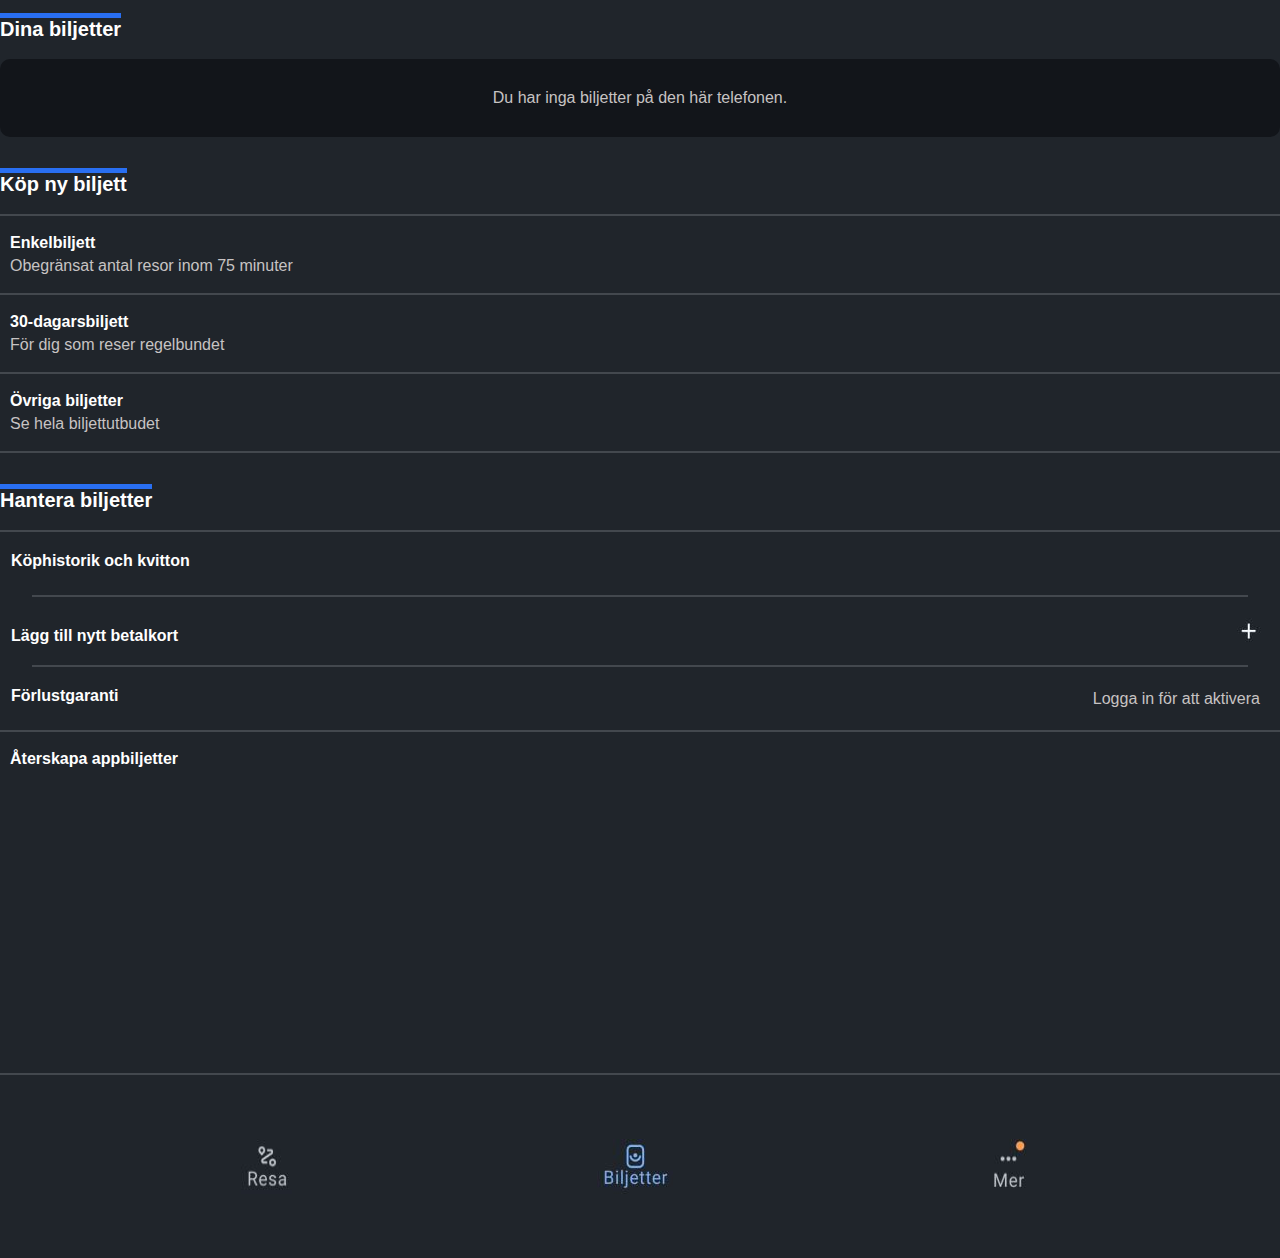
<file: index.html>
<!DOCTYPE html>
<html lang="en">
  <head>
    <meta charset="UTF-8" />
    <meta http-equiv="X-UA-Compatible" content="IE=edge" />
    <meta name="viewport" content="width=device-width, initial-scale=1.0" />
    <meta
      name="keywords"
      content="SL, Biljetter,Tickets,Price, ticket price, one way ticket, monthly ticket, bikes, cyklar, en gångs biljetter, månadsbiljetter, kostnad."
    />
    <meta
      name="description"
      content="Köp dina SL biljetter här, Buy your SL tickets here."
    />
    <link rel="stylesheet" href="styles.css" />
    <title>Köpa Ny biljett - SL</title>
  </head>
  <body>
    <section>
      <br />
      <h1><span class="top"> Dina biljetter</span></h1>
      <br />
    </section>
    <div class="biljett">
      <p>Du har inga biljetter på den här telefonen.</p>
    </div>
    <br /><br />
    <section>
      <h1><span class="top"> Köp ny biljett</span></h1>
      <br />
      <hr />
      <br />
      <section class="u-1">
        <a href="/köp.html">
          <h4>Enkelbiljett</h4>
          <p>Obegränsat antal resor inom 75 minuter</p>
        </a>
      </section>
      <br />
      <hr />
      <br />
      <section class="u-1">
        <h4>30-dagarsbiljett</h4>
        <p>För dig som reser regelbundet</p>
      </section>
      <br />
      <hr />
      <br />
      <section class="u-1">
        <h4>Övriga biljetter</h4>
        <p>Se hela biljettutbudet</p>
      </section>
      <br />
      <hr />
      <br />
      <br />
    </section>
    <section>
      <h1><span class="top"> Hantera biljetter</span></h1>
      <br />
      <hr />
      <section class="u-2">
        <h4>Köphistorik och kvitton</h4>
      </section>
      <hr class="hr2" />
      <section class="u-2">
        <h4 class="plus-text">Lägg till nytt betalkort</h4>
        <figure>
          <img class="plus-img" src="/bilder/plus.JPG" alt="a plus sign" />
        </figure>
      </section>
      <hr class="hr2" />
      <section class="u-2">
        <h4>Förlustgaranti</h4>
        <p>Logga in för att aktivera</p>
      </section>
      <hr />
      <br />
      <section class="appbiljetter">
        <h4>Återskapa appbiljetter</h4>
      </section>
      <br />
    </section>
    <hr class="bottom-line1" />
    <footer>
      <figure class="bottom-pics">
        <img
          src="/bilder/resa.JPG"
          alt="a picture of the travel button in SL app"
        />
        <img
          src="/bilder/biljett.JPG"
          alt="a picture of the ticket button in SL app"
        />
        <img
          src="/bilder/Mer.JPG"
          alt="a picture of the more button in SL app"
        />
      </figure>
    </footer>
    <script src="index.js"></script>
  </body>
</html>
</file>
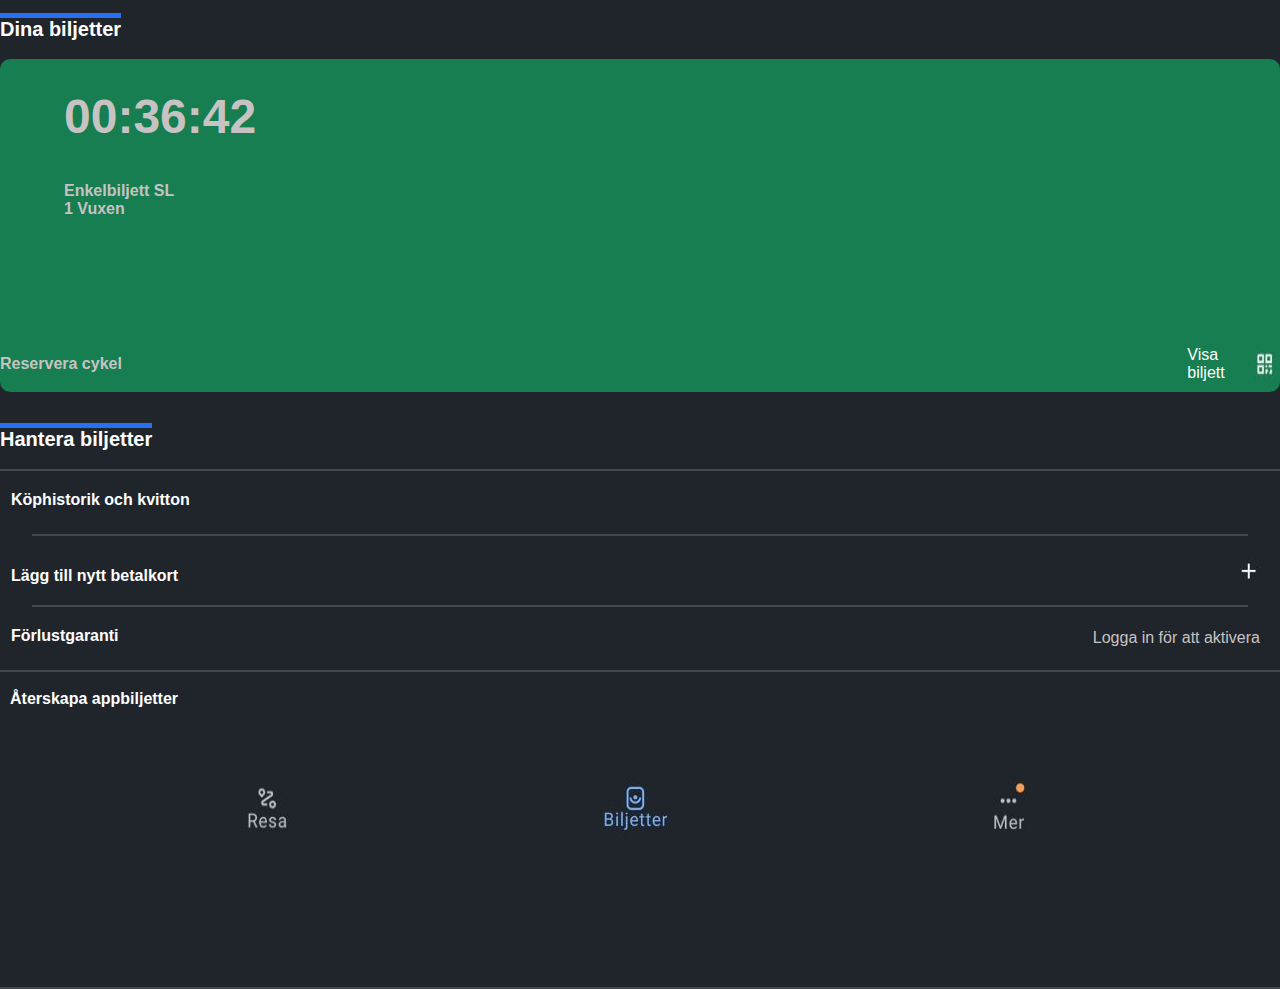
<file: avsluta.html>
<!DOCTYPE html>
<html lang="en">
  <head>
    <meta charset="UTF-8" />
    <meta http-equiv="X-UA-Compatible" content="IE=edge" />
    <meta name="keywords" content="SL, Biljetter,Tickets,Price, ticket price, one way ticket, monthly ticket, bikes, cyklar, en gångs biljetter, månadsbiljetter, kostnad.">
    <meta name="description" content="Köp dina SL biljetter här, Buy your SL tickets here.">
    <meta name="viewport" content="width=device-width, initial-scale=1.0" />
    <link rel="stylesheet" href="styles.css" />
    <link rel="stylesheet" href="/avsluta.css" />
    <link rel="stylesheet" href="/biljett.css" />
    <title>Biljett - SL</title>
  </head>
  <body>
    <section>
      <br />
      <h1> <span class="top"> Dina biljetter</h1></span>
      <br />
    </section>
    <div class="biljett-köpt">
      <p class="siffror">00:36:42</p>
      <div class="content">
        <p>Enkelbiljett SL</p>
        <p>1 Vuxen</p>
      </div>

      <div class="bottom-ticket">
          <a href="/reservera.html">
        <p>Reservera cykel</p>
    </a>
        <a href="/qr2.html">
        <figure>
          <figcaption> Visa biljett</figcaption>
          <img src="/bilder/mini qr.JPG" alt="a mini qr code for SL" />
        </figure>
    </a>
      </div>
    </div>
    <br /><br />
    </section>
    <section>
      <h1> <span class="top"> Hantera biljetter</h1></span>
      <br />
      <hr />
      <section class="u-2">
        <h4>Köphistorik och kvitton</h4>
      </section>
      <hr class="hr2" />
      <section class="u-2">
        <h4 class="plus-text">Lägg till nytt betalkort</h4>
        <figure><img src="/bilder/plus.JPG" alt="a plus sign" /></figure>
      </section>
      <hr class="hr2" />
      <section class="u-2">
        <h4>Förlustgaranti</h4>
        <p>Logga in för att aktivera</p>
      </section>
      <hr />
      <br />
      <section class="appbiljetter2">
        <h4>Återskapa appbiljetter</h4>
      </section>
      <br />
    </section>
    <hr class="bottom-line2" />
    <footer>
      <figure class="bottom-pics-3">
        <img
          src="/bilder/resa.JPG"
          alt="a picture of the travel button in SL app"
        />
        <img
          src="/bilder/biljett.JPG"
          alt="a picture of the ticket button in SL app"
        />
        <img
          src="/bilder/Mer.JPG"
          alt="a picture of the more button in SL app"
        />
      </figure>
    </footer>
    <script src="index.js"></script>
  </body>
</html>
</file>
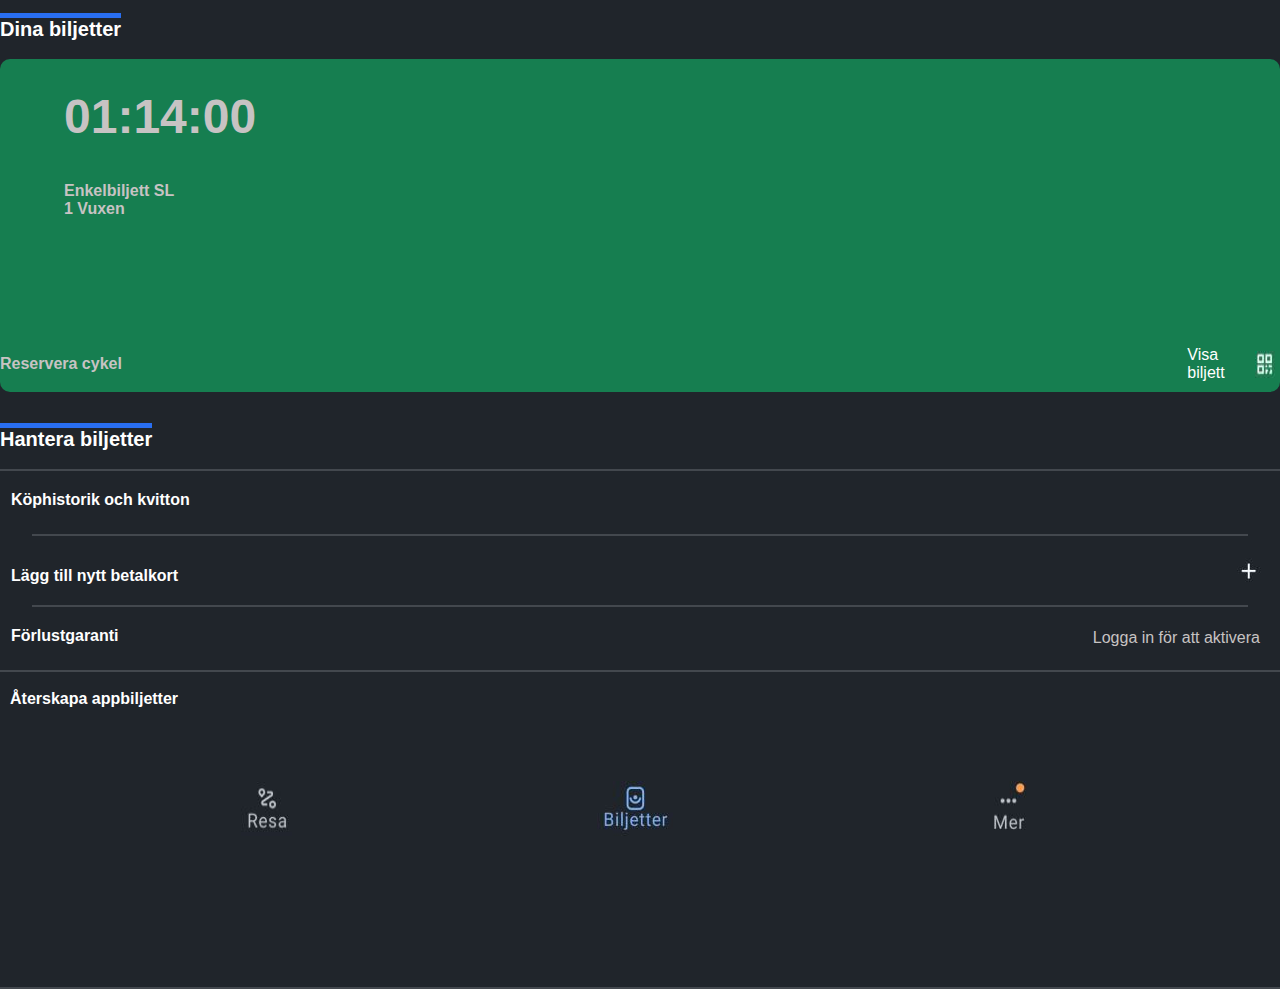
<file: biljett.html>
<!DOCTYPE html>
<html lang="en">
  <head>
    <meta charset="UTF-8" />
    <meta http-equiv="X-UA-Compatible" content="IE=edge" />
    <meta name="viewport" content="width=device-width, initial-scale=1.0" />
    <meta name="keywords" content="SL, Biljetter,Tickets,Price, ticket price, one way ticket, monthly ticket, bikes, cyklar, en gångs biljetter, månadsbiljetter, kostnad.">
    <meta name="description" content="Köp dina SL biljetter här, Buy your SL tickets here.">
    <link rel="stylesheet" href="styles.css" />
    <link rel="stylesheet" href="/biljett.css" />
    <title>Köpt biljett enkelresa - SL</title>
  </head>
  <body>
    <section>
      <br />
      <h1> <span class="top"> Dina biljetter</h1></span>
      <br />
    </section>
    <div class="biljett-köpt">
      <p class="siffror">01:14:00</p>
      <div class="content">
        <p>Enkelbiljett SL</p>
        <p>1 Vuxen</p>
      </div>
      <div class="bottom-ticket">
          <a href="/reservera.html">
        <p>Reservera cykel</p>
    </a>
        <a href="/qr.html">
        <figure>
          <figcaption> Visa biljett</figcaption>
          <img src="/bilder/mini qr.JPG" alt="a mini qr code for SL" />
        </figure>
    </a>
      </div>
    </div>
    <br /><br />
    </section>
    <section>
      <h1> <span class="top"> Hantera biljetter</h1></span>
      <br />
      <hr />
      <section class="u-2">
        <h4>Köphistorik och kvitton</h4>
      </section>
      <hr class="hr2" />
      <section class="u-2">
        <h4 class="plus-text">Lägg till nytt betalkort</h4>
        <figure><img src="/bilder/plus.JPG" alt="a plus sign" /></figure>
      </section>
      <hr class="hr2" />
      <section class="u-2">
        <h4>Förlustgaranti</h4>
        <p>Logga in för att aktivera</p>
      </section>
      <hr />
      <br />
      <section class="appbiljetter3">
        <h4>Återskapa appbiljetter</h4>
      </section>
      <br />
      <hr class="bottom-line2"/>
    </section>
    <footer>
      <figure class="bottom-pics-2">
        <img
          src="/bilder/resa.JPG"
          alt="a picture of the travel button in SL app"
        />
        <img
          src="/bilder/biljett.JPG"
          alt="a picture of the ticket button in SL app"
        />
        <img
          src="/bilder/Mer.JPG"
          alt="a picture of the more button in SL app"
        />
      </figure>
    </footer>
    <script src="index.js"></script>
  </body>
</html>
</file>
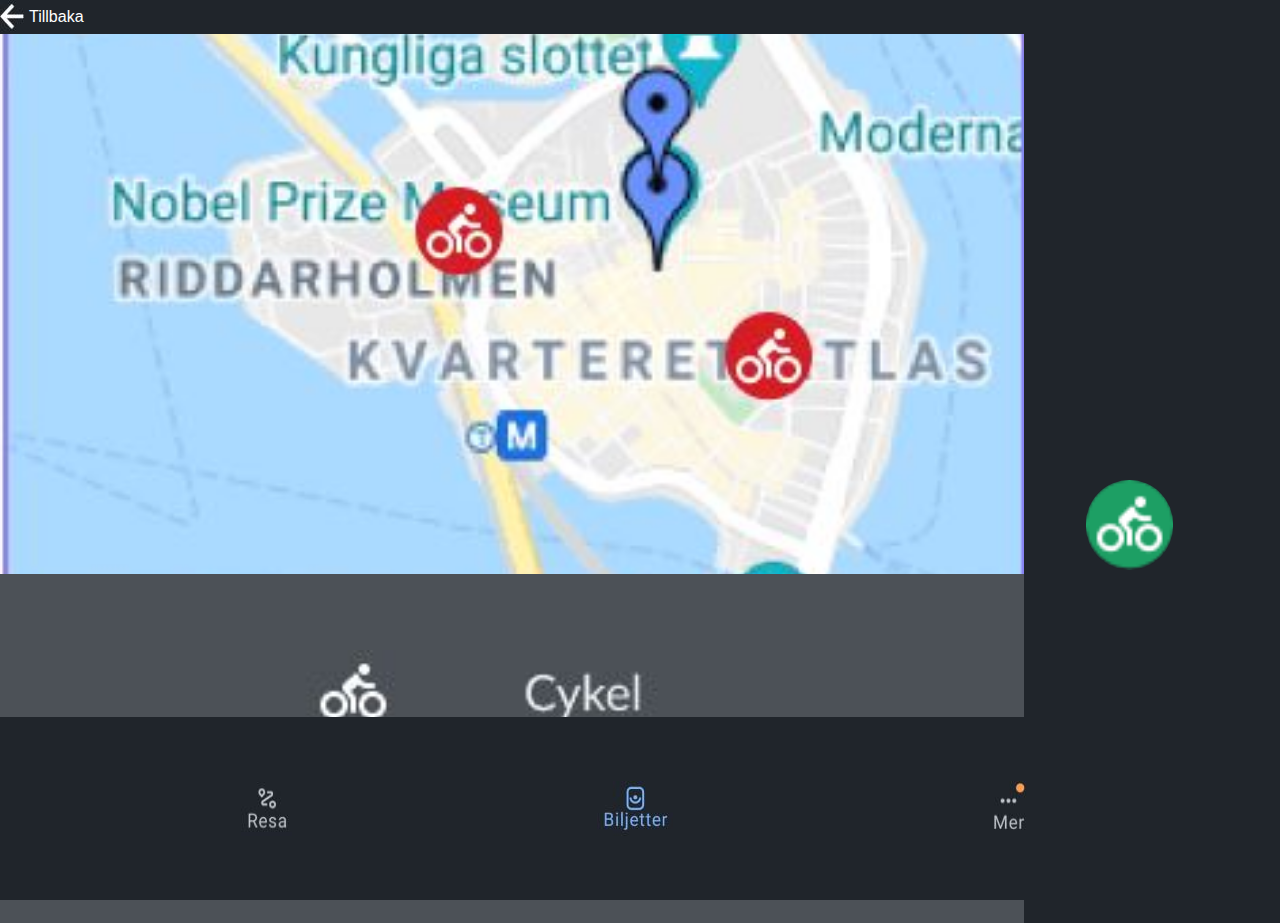
<file: boka.html>
<!DOCTYPE html>
<html lang="en">
  <head>
    <meta charset="UTF-8" />
    <meta http-equiv="X-UA-Compatible" content="IE=edge" />
    <meta name="viewport" content="width=device-width, initial-scale=1.0" />
    <meta
      name="keywords"
      content="SL, Biljetter,Tickets,Price, ticket price, one way ticket, monthly ticket, bikes, cyklar, en gångs biljetter, månadsbiljetter, kostnad."
    />
    <meta
      name="description"
      content="Köp dina SL biljetter här, Buy your SL tickets here."
    />
    <link rel="stylesheet" href="styles.css" />
    <link rel="stylesheet" href="/reservera.css" />
    <link rel="stylesheet" href="/boka.css" />
    <title>Boka cykel - SL</title>
  </head>
  <body>
    <section class="bakåt-knapp">
      <img
        src="/bilder/bakåtknapp.JPG"
        onclick="history.back()"
        alt="Picture of a return button"
      />
      <span>Tillbaka</span>
    </section>

    <section class="map-background-section">
      <a href="/boka.html">
        <img
          class="grön-cykel"
          src="/bilder/Bicycle icon green.png"
          alt="picture of a bike with a green background"
      /></a>
      <img
        class="top-icon"
        src="/bilder/top ikoner.JPG"
        alt="picture of a bike icon"
      />
    </section>

    <section>
      <p class="info">
        Ditt fordon är nu reserverat och finns på adressen: Södermalmstorg 116
        46 Stockholm ID: 634abc
        <button class="button">
          <a href="/bokat.html">Boka ditt färdmedel</a>
        </button>
      </p>
    </section>
    <footer>
      <figure class="bottom-pics1">
        <img
          src="/bilder/resa.JPG"
          alt="a picture of the travel button in SL app"
        />
        <img
          src="/bilder/biljett.JPG"
          alt="a picture of the ticket button in SL app"
        />
        <img
          src="/bilder/Mer.JPG"
          alt="a picture of the more button in SL app"
        />
      </figure>
    </footer>
    <script src="index.js"></script>
  </body>
</html>
</file>
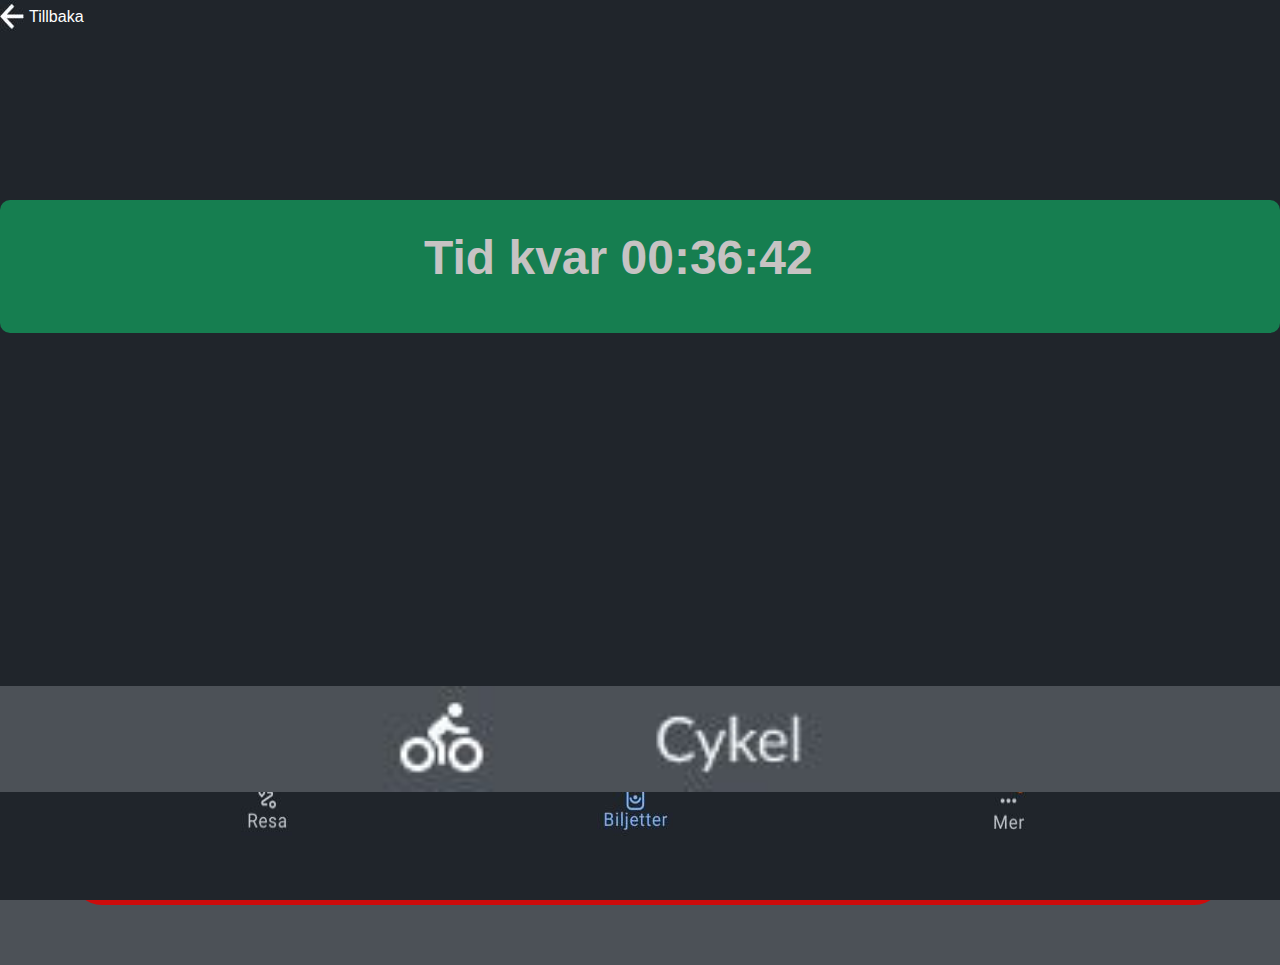
<file: bokat.html>
<!DOCTYPE html>
<html lang="en">
  <head>
    <meta charset="UTF-8" />
    <meta http-equiv="X-UA-Compatible" content="IE=edge" />
    <meta name="viewport" content="width=device-width, initial-scale=1.0" />
    <meta name="keywords" content="SL, Biljetter,Tickets,Price, ticket price, one way ticket, monthly ticket, bikes, cyklar, en gångs biljetter, månadsbiljetter, kostnad.">
    <meta name="description" content="Köp dina SL biljetter här, Buy your SL tickets here.">
    <link rel="stylesheet" href="styles.css" />
    <link rel="stylesheet" href="/bokat.css" />
    <link rel="stylesheet" href="/module.css" />
    <title>Bokat cykel - SL, SL - Biljett</title>
  </head>
  <body>
    <section class="bakåt-knapp">
      <img
        src="/bilder/bakåtknapp.JPG"
        onclick="history.back()"
        alt="Picture of a return button"
      />
      <span>Tillbaka</span>
    </section>
    <div class="cykel-bokat">
      <p class="siffror">Tid kvar 00:36:42</p>
    </div>

    <section>
      <img
        class="top-icon2"
        src="/bilder/top ikoner.JPG"
        alt="picture of a bike icon"
      />
    
    <section>
      <p class="info-2">
        Cykel Info: Skeppsbron 64 111 30 Stockholm Cykel-ID: 5
        <button data-modal-target="#modal" class="button">
          Avsluta
        </button>
      </p>
      
    </section>
<div class="modal" id="modal">
        <a href="/avsluta.html">
          <div class="modal-body">
            <button class="close-button">&times;</button>
            Tack för att du är med och bidrar till ett bättre klimat och skapar
            den hållbara framtiden.
          </div>
        </a>
      </div>
    <footer>
      <figure class="bottom-pics3">
        <img
          src="/bilder/resa.JPG"
          alt="a picture of the travel button in SL app"
        />
        <img
          src="/bilder/biljett.JPG"
          alt="a picture of the ticket button in SL app"
        />
        <img
          src="/bilder/Mer.JPG"
          alt="a picture of the more button in SL app"
        />
      </figure>
    </footer>
    <script src="index.js"></script>
  </body>
</html>
</file>
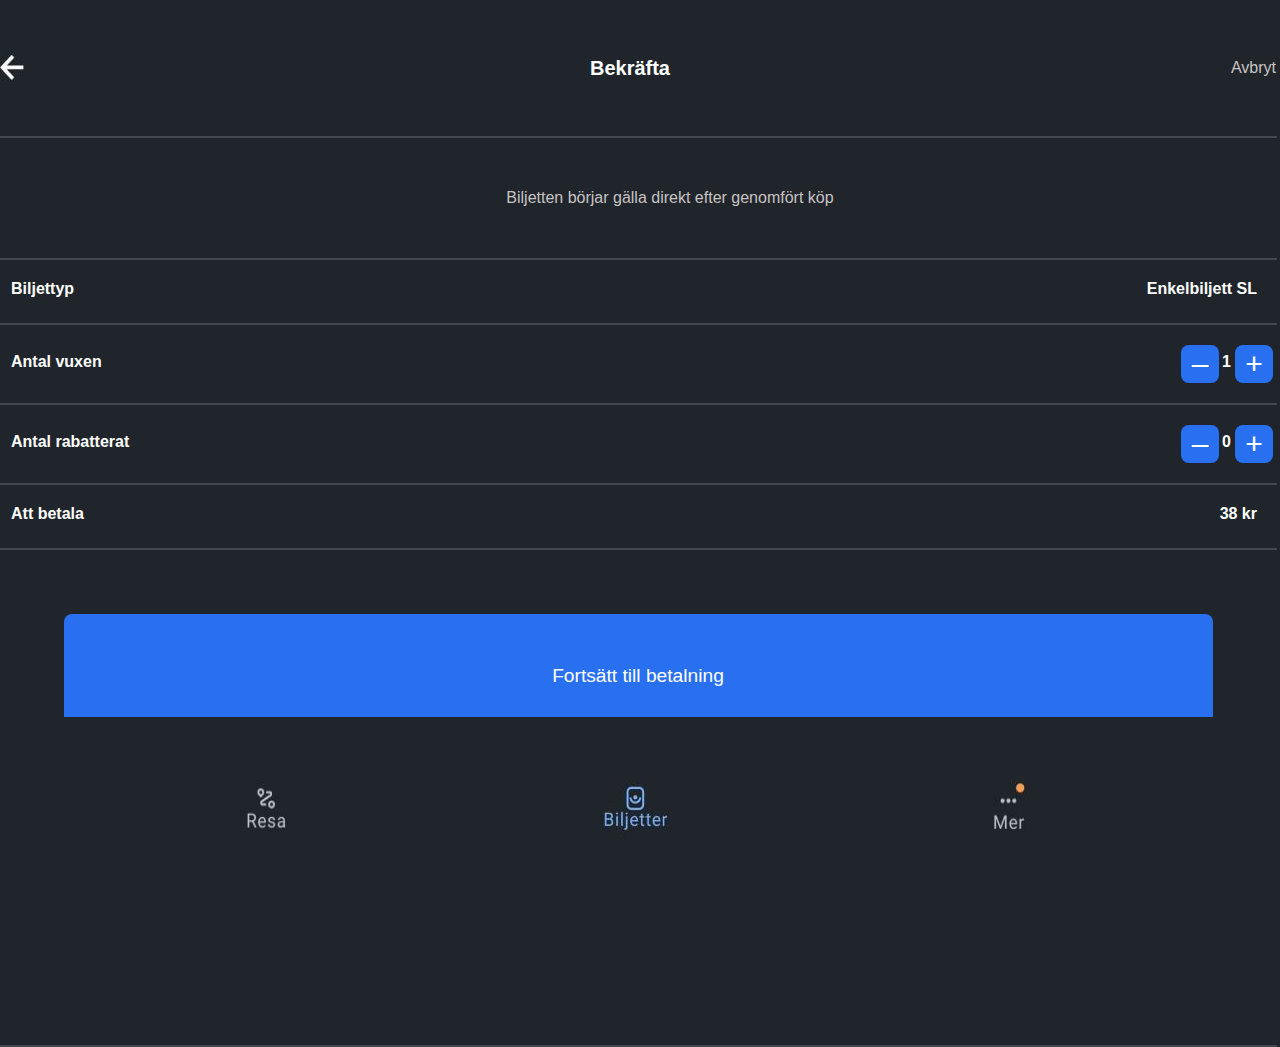
<file: köp.html>
<!DOCTYPE html>
<html lang="en">
  <head>
    <meta charset="UTF-8" />
    <meta http-equiv="X-UA-Compatible" content="IE=edge" />
    <meta name="viewport" content="width=device-width, initial-scale=1.0" />
    <meta
      name="keywords"
      content="SL, Biljetter,Tickets,Price, ticket price, one way ticket, monthly ticket, bikes, cyklar, en gångs biljetter, månadsbiljetter, kostnad."
    />
    <meta
      name="description"
      content="Köp dina SL biljetter här, Buy your SL tickets here."
    />
    <link rel="stylesheet" href="/styles.css" />
    <link rel="stylesheet" href="/köp.css" />
    <title>Köpa biljett - SL</title>
  </head>
  <body>
    <section class="top1">
      <img
        class="top1-img"
        src="/bilder/bakåtknapp.JPG"
        onclick="history.back()"
        alt="Picture of a return button"
      />
      <h1>Bekräfta</h1>
      <p onclick="history.back()">Avbryt</p>
    </section>
    <hr />
    <section class="content">
      <p>Biljetten börjar gälla direkt efter genomfört köp</p>
    </section>
    <hr />
    <section class="u-2">
      <h4>Biljettyp</h4>
      <h4>Enkelbiljett SL</h4>
    </section>
    <hr />
    <section class="u-2">
      <h4>Antal vuxen</h4>
      <div class="ticket">
        <button class="mini-button">–</button>
        <h4 class="number">1</h4>
        <button class="mini-button">+</button>
      </div>
    </section>
    <hr />
    <section class="u-2">
      <h4>Antal rabatterat</h4>
      <div class="ticket">
        <button class="mini-button">–</button>
        <h4 class="number">0</h4>
        <button class="mini-button">+</button>
      </div>
    </section>
    <hr />
    <section class="u-2">
      <h4>Att betala</h4>
      <h4>38 kr</h4>
    </section>
    <hr />
    <div>
      <button class="button">
        <a href="/qr.html">Fortsätt till betalning</a>
      </button>
    </div>
    <hr class="bottom-line" />
    <footer>
      <figure class="bottom-pics">
        <img
          src="/bilder/resa.JPG"
          alt="a picture of the travel button in SL app"
        />
        <img
          src="/bilder/biljett.JPG"
          alt="a picture of the ticket button in SL app"
        />
        <img
          src="/bilder/Mer.JPG"
          alt="a picture of the more button in SL app"
        />
      </figure>
    </footer>
  </body>
</html>
</file>
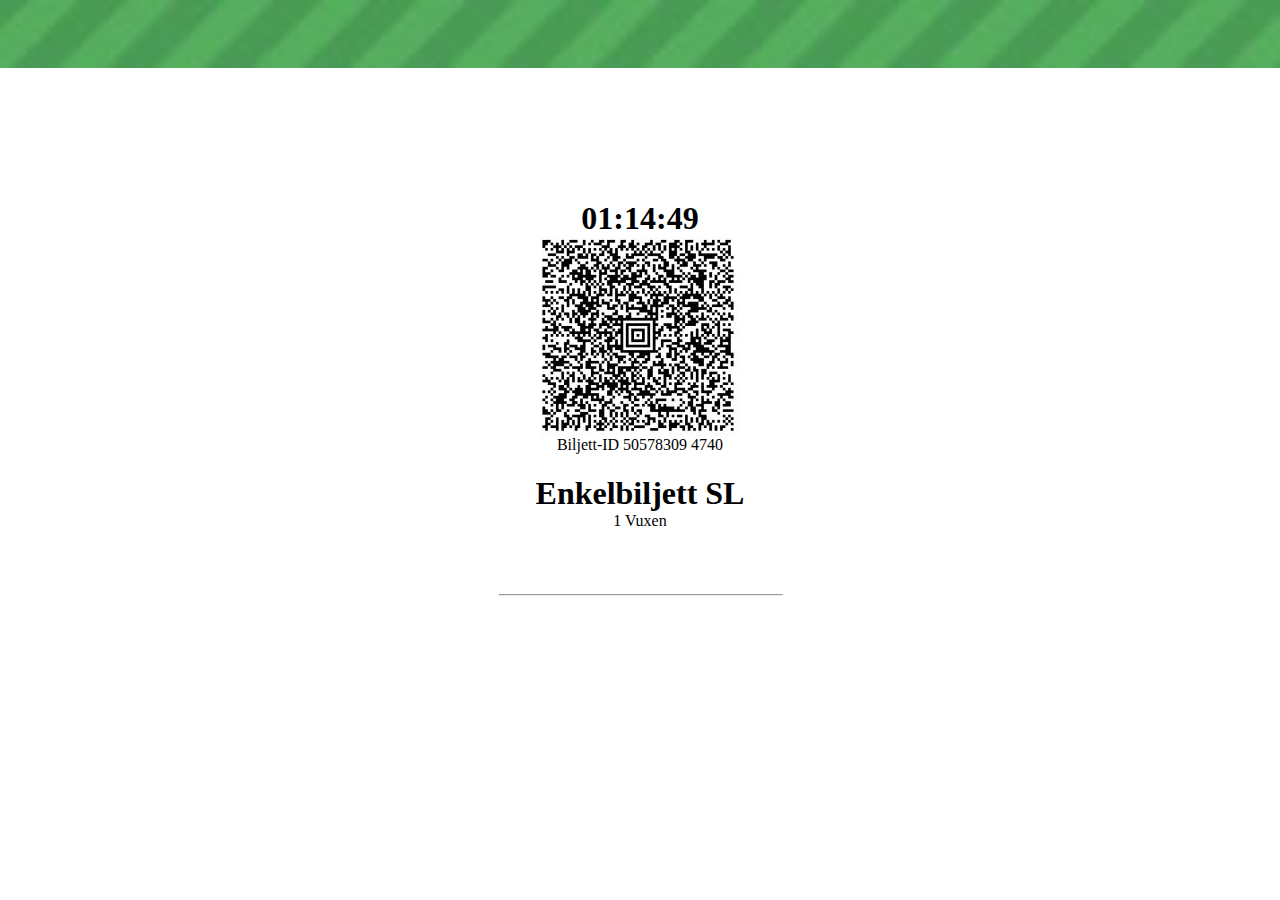
<file: qr.html>
<!DOCTYPE html>
<html lang="en">
  <head>
    <meta charset="UTF-8" />
    <meta http-equiv="X-UA-Compatible" content="IE=edge" />
    <meta name="viewport" content="width=device-width, initial-scale=1.0" />
    <meta
      name="keywords"
      content="SL, Biljetter,Tickets,Price, ticket price, one way ticket, monthly ticket, bikes, cyklar, en gångs biljetter, månadsbiljetter, kostnad."
    />
    <meta
      name="description"
      content="Köp dina SL biljetter här, Buy your SL tickets here."
    />
    <link rel="stylesheet" href="/qr.css" />
    <title>QR kod för SL biljett</title>
  </head>
  <body>
    <a href="/biljett.html">
      <img
        class="qr-top"
        src="/bilder/green-bar.JPG"
        alt="a dark green and light green striped color on top."
      />
      <div class="qr">
        <h1>01:14:49</h1>
        <figure class="qr">
          <img
            src="/bilder/QR code.JPG"
            alt="QR code of the purchased ticket"
          />
          <figcaption>Biljett-ID 50578309 4740</figcaption>
        </figure>
        <section class="qr">
          <h1>Enkelbiljett SL</h1>
          <p>1 Vuxen</p>
        </section>
      </div>
      <hr />
    </a>
  </body>
</html>
</file>
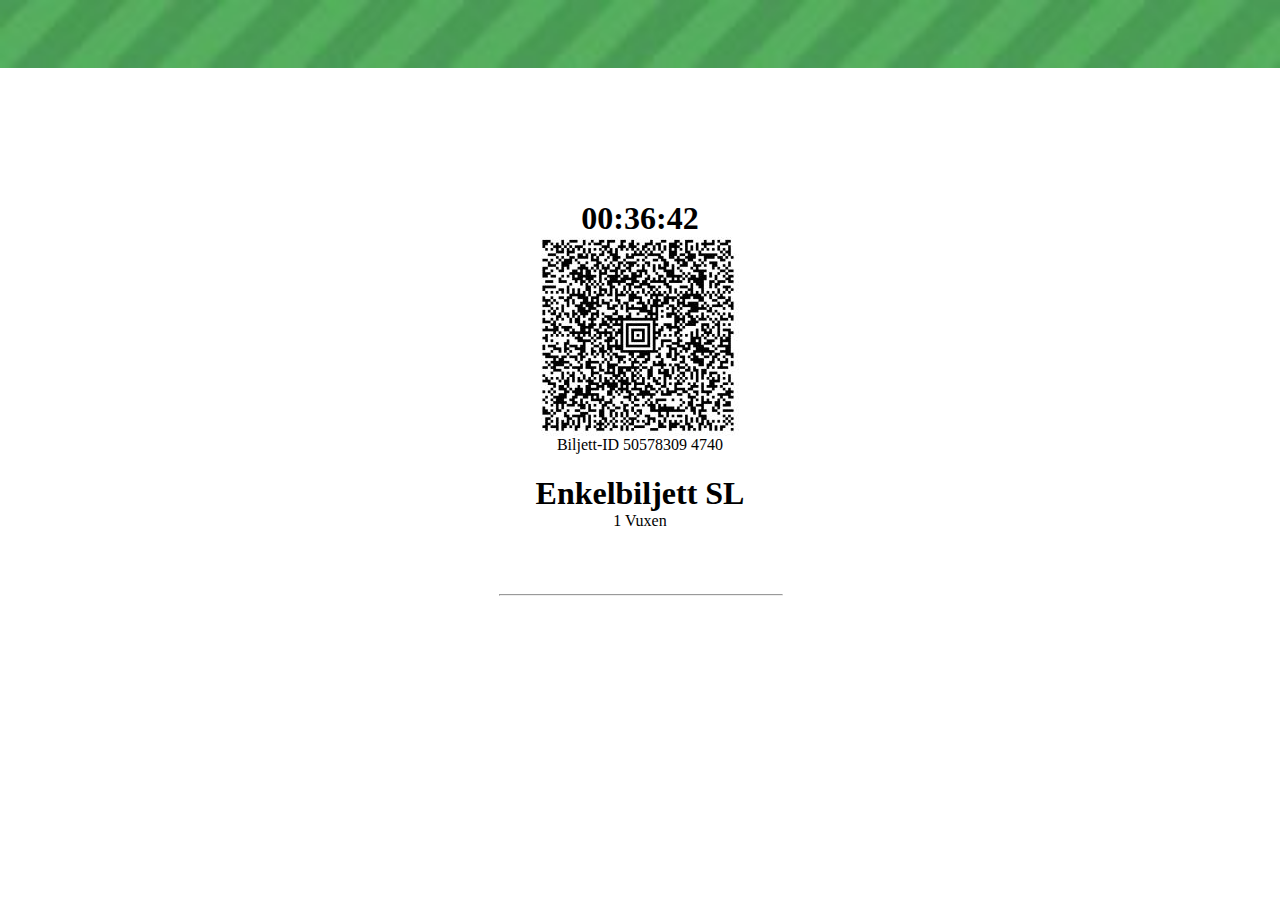
<file: qr2.html>
<!DOCTYPE html>
<html lang="en">
  <head>
    <meta charset="UTF-8" />
    <meta http-equiv="X-UA-Compatible" content="IE=edge" />
    <meta name="viewport" content="width=device-width, initial-scale=1.0" />
    <meta
      name="keywords"
      content="SL, Biljetter,Tickets,Price, ticket price, one way ticket, monthly ticket, bikes, cyklar, en gångs biljetter, månadsbiljetter, kostnad."
    />
    <meta
      name="description"
      content="Köp dina SL biljetter här, Buy your SL tickets here."
    />
    <link rel="stylesheet" href="/qr.css" />
    <title>QR kod för SL biljetter - SL</title>
  </head>
  <body>
    <a href="/avsluta.html">
      <img
        class="qr-top"
        src="/bilder/green-bar.JPG"
        alt="a dark green and light green striped color on top."
      />
      <div class="qr">
        <h1>00:36:42</h1>
        <figure class="qr">
          <img
            src="/bilder/QR code.JPG"
            alt="QR code of the purchased ticket"
          />
          <figcaption>Biljett-ID 50578309 4740</figcaption>
        </figure>
        <section class="qr">
          <h1>Enkelbiljett SL</h1>
          <p>1 Vuxen</p>
        </section>
      </div>
      <hr />
    </a>
  </body>
</html>
</file>
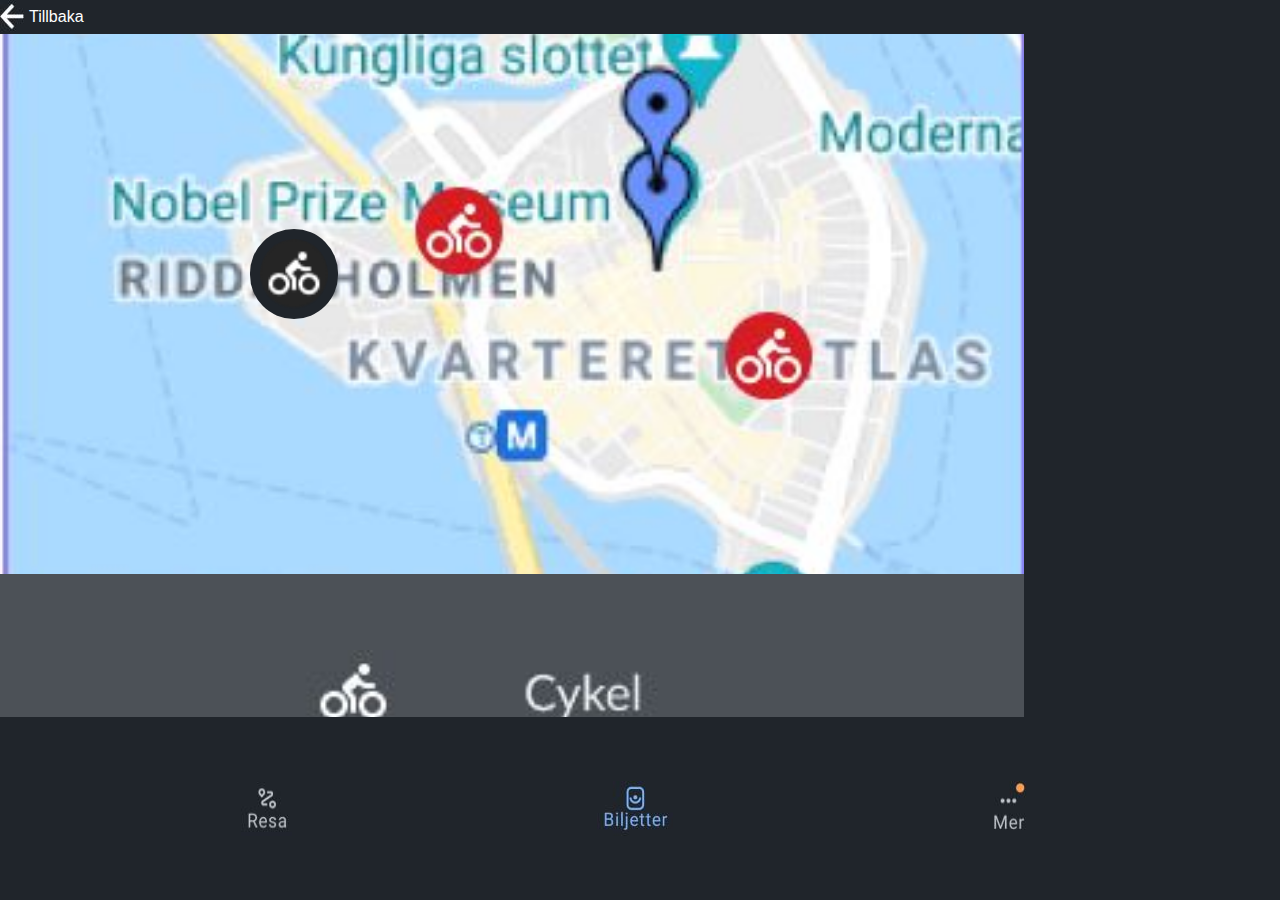
<file: reservera.html>
<!DOCTYPE html>
<html lang="en">
  <head>
    <meta charset="UTF-8" />
    <meta http-equiv="X-UA-Compatible" content="IE=edge" />
    <meta name="viewport" content="width=device-width, initial-scale=1.0" />
    <meta
      name="keywords"
      content="SL, Biljetter,Tickets,Price, ticket price, one way ticket, monthly ticket, bikes, cyklar, en gångs biljetter, månadsbiljetter, kostnad."
    />
    <meta
      name="description"
      content="Köp dina SL biljetter här, Buy your SL tickets here."
    />
    <link rel="stylesheet" href="styles.css" />
    <link rel="stylesheet" href="/reservera.css" />
    <title>Reservera Cykel - SL</title>
  </head>
  <body>
    <section class="bakåt-knapp">
      <img
        src="/bilder/bakåtknapp.JPG"
        onclick="history.back()"
        alt="Picture of a return button"
      />
      <span>Tillbaka</span>
    </section>

    <section class="map-background-section">
      <a href="/boka.html">
        <img
          class="svart-cykel"
          src="/bilder/Bicycle iconavailable.png"
          alt="picture of a bike with a black background"
      /></a>
      <img
        class="top-icon"
        src="/bilder/top ikoner.JPG"
        alt="picture of a bike icon"
      />
    </section>

    <section>
      <p class="info">
        Info: Välj en av de svart markerade cyklarna på kartan som du vill
        reservera
      </p>
    </section>
    <footer>
      <figure class="bottom-pics1">
        <img
          src="/bilder/resa.JPG"
          alt="a picture of the travel button in SL app"
        />
        <img
          src="/bilder/biljett.JPG"
          alt="a picture of the ticket button in SL app"
        />
        <img
          src="/bilder/Mer.JPG"
          alt="a picture of the more button in SL app"
        />
      </figure>
    </footer>
    <script src="index.js"></script>
  </body>
</html>
</file>
<file: styles.css>
/*! Universal kod*/
* {
  padding: 0;
  margin: 0;
  box-sizing: border-box;
  color: white;
  font-family: "Gothic A1", sans-serif;
  background-color: #20252b;
}

@import url("https://fonts.googleapis.com/css2?family=Gothic+A1:wght@200&display=swap");

/*! Huvud Rubriken */
.top {
  border-top: 5px solid #296ff2;
}

h1 {
  font-size: 20px;
}

.biljett {
  background-color: #12151a;
  border-radius: 10px;
  padding: 30px 0px;
}

.biljett p {
  text-align: center;
  font-family: "Gothic A1", sans-serif;
  background-color: #12151a;
}

.biljett-köpt figure {
  background-color: #167e50;
}

.biljett-köpt figcaption {
  background-color: #167e50;
  font-family: "Gothic A1", sans-serif;
}

.biljett-köpt img {
  background-color: #167e50;
}

.siffror {
  font-size: xxx-large;
  margin-left: 5%;
  margin-bottom: 3%;
}

.content {
  margin-left: 5%;
}

.bottom-ticket {
  display: flex;
  justify-content: space-between;
  align-items: center;
  background-color: #167e50;
  margin-top: 10%;
}

/*! innehåll under rubrikerna */

hr {
  border: 1px solid #43484e;
}

p {
  color: rgb(199, 195, 195);
}

a {
  text-decoration: none;
}

.hr2 {
  width: 95%;
  margin-left: auto;
  margin-right: auto;
}

.plus-text {
  margin-top: 10px;
  margin-bottom: 0px;
}
.u-1 {
  padding: 0 10px;
}

h4 {
  margin-bottom: 5px;
}

.u-2 {
  display: flex;
  justify-content: space-between;
  padding: 10px;
  margin: 10px;
  padding-left: 1px;
  align-items: center;
}

.test {
  border-top: 1px solid blue;
}

.appbiljetter {
  padding-left: 10px;
}
/*! Footer */
figure {
  display: flex;
  justify-content: space-evenly;
}
figure img {
  padding: 5%;
}

.bottom-pics {
  position: absolute;
  bottom: 10;
  width: 100%;
}

@media screen and (min-width: 768px) {
  .bottom-pics {
    bottom: 10;
    position: absolute;
  }
  .bottom-line1 {
    margin-top: 28%;
  }
}
@media screen and (min-width: 1024px) {
  .bottom-line1 {
    margin-top: 22%;
  }
}

@media screen and (min-width: 1440px) {
  .bottom-line1 {
    margin-top: 13%;
  }
  * {
    font-size: larger;
  }
  .bottom-pics {
    bottom: 10;
    position: absolute;
    height: 250px;
  }
}
@media screen and (min-width: 2560px) {
  .bottom-line1 {
    margin-top: 40%;
  }

  * {
    font-size: xxx-large;
  }

  .plus-img {
    height: 70px;
  }

  img {
    height: 500px;
  }

  .bottom-pics {
    bottom: 10;
    position: absolute;
  }
}
</file>
<file: avsluta.css>
.bottom-ticket p {
  background-color: #167e50;
}

.bottom-line2 {
  margin-top: 45%;
}

.bottom-pics-3 {
  position: absolute;
  bottom: 0;
  width: 100%;
}

.appbiljetter2 {
  padding-left: 10px;
}
</file>
<file: biljett.css>
.biljett-köpt {
  background-color: #167e50;
  padding-top: 30px;
  padding-bottom: 10px;
  border-radius: 10px;
}

.biljett-köpt p {
  background-color: #167e50;
  font-family: "Gothic A1", sans-serif;
  font-weight: 700;
}

.appbiljetter3 {
  padding-left: 10px;
}

.bottom-pics-2 {
  position: absolute;
  bottom: 0;
  width: 100%;
}

.bottom-line2 {
  margin-top: 33%;
}

@media screen and (min-width: 375px) {
  .bottom-line2 {
    margin-top: 25%;
  }
}
@media screen and (min-width: 425px) {
  .bottom-line2 {
    margin-top: 19%;
  }
}
@media screen and (min-width: 768px) {
  .bottom-line2 {
    margin-top: 0.4%;
  }
}
@media screen and (min-width: 1024px) {
  .bottom-line2 {
    margin-top: 20%;
  }

  .content {
    background-color: #167e50;
  }
}

@media screen and (min-width: 1440px) {
  .bottom-line2 {
    margin-top: 16%;
  }
  * {
    font-size: large;
  }
}
</file>
<file: reservera.css>
.bakåt-knapp {
  display: flex;
  align-items: center;
}

.bottom-pics1 {
  bottom: 0;
  position: absolute;
  width: 100%;
}

.info {
  padding: 10%;
  background-color: #4c5157;
}

.map-background-section {
  background-image: url("/bilder/reservera.JPG");
  background-repeat: no-repeat;
  height: 60vh;
  width: 320px;
}

.svart-cykel {
  position: absolute;
  left: 250px;
  top: 429px;
  border-radius: 16px;
}

.top-icon {
  position: absolute;
  width: 320px;
  top: 515px;
}

@media screen and (min-width: 375px) {
  .map-background-section {
    background-image: url("/bilder/reservera.JPG");
    background-repeat: no-repeat;
    height: 60vh;
    width: 375px;
  }
  .top-icon {
    width: 375px;
  }
}

@media screen and (min-width: 425px) {
  .map-background-section {
    background-image: url("/bilder/reservera.JPG");
    background-repeat: no-repeat;
    background-size: cover;
    width: 425px;
  }

  .svart-cykel {
    position: absolute;
    left: 285px;
    top: 480px;
    border-radius: 16px;
  }

  .top-icon {
    width: 425px;
  }

  .info {
    padding: 10%;
    background-color: #4c5157;
    width: 425px;
  }
}
@media screen and (min-width: 768px) {
  .map-background-section {
    background-image: url("/bilder/reservera.JPG");
    background-repeat: no-repeat;
    background-size: cover;
    background-position: center;
    width: 768px;
  }

  .svart-cykel {
    position: absolute;
    left: 250px;
    top: 229px;
    border-radius: 60px;
    padding: 10px;
    height: 70px;
  }

  .top-icon {
    width: 768px;
  }

  .info {
    padding: 10%;
    background-color: #4c5157;
    width: 768px;
  }
}
@media screen and (min-width: 1024px) {
  .map-background-section {
    background-image: url("/bilder/reservera.JPG");
    background-repeat: no-repeat;
    background-size: cover;
    background-position: center;
    width: 1024px;
  }

  .svart-cykel {
    position: absolute;
    left: 250px;
    top: 229px;
    border-radius: 60px;
    padding: 10px;
    height: 90px;
  }

  .top-icon {
    width: 1024px;
    top: 650px;
  }

  .info {
    padding: 10%;
    background-color: #4c5157;
    width: 1024px;
    font-size: large;
    text-align: center;
  }
}
@media screen and (min-width: 1440px) {
  .map-background-section {
    background-image: url("/bilder/reservera.JPG");
    background-repeat: no-repeat;
    background-size: cover;
    background-position: center;
    width: 1440px;
  }

  .svart-cykel {
    position: absolute;
    left: 250px;
    top: 229px;
    border-radius: 60px;
    padding: 10px;
    height: 130px;
  }

  .top-icon {
    width: 1440px;
    top: 700px;
  }

  .info {
    padding: 10%;
    background-color: #4c5157;
    width: 1440px;
    font-size: larger;
    text-align: center;
  }
}
</file>
<file: boka.css>
.button {
  padding: 4%;
  width: 90%;
  margin-bottom: 60px;
  background-color: #2970f0;
  outline-style: none;
  text-align: center;
  border-radius: 8px;
  border: none;
}
.button a {
  background-color: #2970f0;
  font-size: larger;
}

.info {
  padding: 10%;
  background-color: #4c5157;
}

.grön-cykel {
  position: absolute;
  top: 430px;
  right: 37px;
  border-radius: 16px;
}

@media screen and (min-width: 375px) {
  .grön-cykel {
    right: 92px;
    top: 429px;
  }
}
@media screen and (min-width: 425px) {
  .grön-cykel {
    right: 107px;
    top: 480px;
    height: 36px;
  }
}
@media screen and (min-width: 768px) {
  .grön-cykel {
    right: 130px;
    top: 200px;
    height: 70px;
    border-radius: 40px;
  }

  .info {
    padding: 9%;
    background-color: #4c5157;
  }

  .button {
    padding: 10px;
    align-items: center;
  }

  .bottom-pics1 {
    bottom: 10;
  }
}

@media screen and (min-width: 1024px) {
  .grön-cykel {
    right: 107px;
    top: 480px;
    height: 90px;
    border-radius: 60px;
  }
}

@media screen and (min-width: 1440px) {
  .grön-cykel {
    right: 130px;
    top: 200px;
    height: 120px;
    border-radius: 60px;
  }

  .info {
    padding: 5%;
    background-color: #4c5157;
  }

  .button {
    padding: 10px;
    align-items: center;
  }
}
</file>
<file: bokat.css>
.cykel-bokat {
  position: absolute;
  top: 200px;
  background-color: #167e50;
  padding-top: 30px;
  padding-bottom: 10px;
  border-radius: 10px;
}

.cykel-bokat p {
  padding-left: 40px;
  background-color: #167e50;
  font-family: "Gothic A1", sans-serif;
  font-weight: 700;
}

.bakåt-knapp {
  display: flex;
  align-items: center;
}

.button {
  padding: 4%;
  width: 90%;
  margin-bottom: 60px;
  background-color: #cd0b0b;
  outline-style: none;
  text-align: center;
  border-radius: 8px;
  border: none;
  margin-left: 15px;
}
.button a {
  background-color: #cd0b0b;
  font-size: larger;
}

.info-2 {
  position: absolute;
  top: 600px;
  background-color: #4c5157;
  align-items: center;
  width: 100%;
}

.top-icon2 {
  position: absolute;
  top: 575px;
  width: 100%;
  align-items: center;
}

.bottom-pics3 {
  bottom: 0;
  position: absolute;
  width: 100%;
}

@media screen and (min-width: 375px) {
  .siffror {
    margin-left: 60px;
  }
}
@media screen and (min-width: 425px) {
  .siffror {
    margin-left: 80px;
  }
}
@media screen and (min-width: 768px) {
  .siffror {
    margin-left: 20%;
  }

  .top-icon2 {
    top: 486px;
    z-index: 1;
  }

  .info-2 {
    display: flex;
    flex-direction: column;
    top: 550px;
  }

  .button {
    border-radius: 30px;
  }

  .cykel-bokat {
    width: 100%;
  }
}
@media screen and (min-width: 1024px) {
  .siffror {
    margin-left: 30%;
  }

  .top-icon2 {
    top: 686px;
    z-index: 1;
  }

  .info-2 {
    display: flex;
    flex-direction: column;
    top: 770px;
  }

  .button {
    border-radius: 30px;
  }

  .cykel-bokat {
    width: 100%;
  }
}
@media screen and (min-width: 1440px) {
  .siffror {
    margin-left: 35%;
  }

  .top-icon2 {
    top: 655px;
    z-index: 1;
  }

  .info-2 {
    display: flex;
    flex-direction: column;
    top: 770px;
  }

  .button {
    border-radius: 30px;
  }

  .cykel-bokat {
    width: 100%;
  }
}
</file>
<file: module.css>
.modal {
  position: fixed;
  top: 50%;
  left: 50%;
  transform: translate(-50%, -50%) scale(0);
  border: 1px solid black;
  border-radius: 10px;
  z-index: 10;
  color: #c7c9cb;
  width: 500px;
  max-width: 80%;
  padding: 10%;
  border: none;
}

.modal.active {
  transform: translate(-50%, -50%) scale(1);
}

a {
  text-decoration: none;
  color: inherit;
}

.close-button {
  outline: none;
  border: none;
  background: none;
  margin-left: 100%;
}
</file>
<file: köp.css>
/* Toppen av sidan */
.top1 {
  display: flex;
  align-items: center;
  justify-content: space-between;
  padding: 4% 0;
}

/** text i mitten  */

.content {
  display: flex;
  justify-content: space-evenly;
  padding: 4%;
  font-size: 12px;
}

.ticket {
  display: flex;
  align-items: center;
}

.mini-button {
  display: flex;
  align-items: center;
  justify-content: center;
  background-color: #2970f0;
  padding: 25%;
  border-radius: 8px;
  width: 30px;
  height: 10px;
  border: none;
  margin: 0;
  font-size: 30px;
}

.number {
  padding: 3px;
}

.button {
  padding: 4%;
  width: 90%;
  margin-top: 5%;
  margin-left: 5%;
  margin-right: 5%;
  background-color: #2970f0;
  outline-style: none;
  text-align: center;
  border-radius: 8px;
  border: none;
}
.button a {
  background-color: #2970f0;
  font-size: larger;
}

.bottom-line {
  margin-top: 80%;
}

@media screen and (min-width: 375px) {
  .bottom-line {
    margin-top: 60%;
  }
}
@media screen and (min-width: 425px) {
  .bottom-line {
    margin-top: 50%;
  }
}
@media screen and (min-width: 768px) {
  .bottom-line {
    margin-top: 10%;
  }
  .bottom-pics {
    bottom: 0;
  }
}
@media screen and (min-width: 1024px) {
  .bottom-line {
    margin-top: 24%;
  }
  * {
    margin-right: 1px;
    font-size: medium;
  }
}
@media screen and (min-width: 1440px) {
  .bottom-line {
    margin-top: 12%;
  }
  p {
    font-size: x-large;
  }
  * {
    margin-right: 10px;
  }
  .bottom-pics {
    bottom: 0;
    position: absolute;
  }
}
@media screen and (min-width: 2560px) {
  .bottom-line {
    margin-top: 58%;
  }
  * {
    font-size: xxx-large;
  }

  p {
    font-size: xxx-large;
  }
  .top1-img {
    height: 160px;
  }
  h1 {
    font-size: xxx-large;
  }
}

.bottom-pics {
  position: absolute;
  bottom: 0;
  width: 100%;
}
</file>
<file: qr.css>
@import url("https://fonts.googleapis.com/css2?family=Gothic+A1:wght@200&display=swap");
* {
  margin: 0;
  padding: 0;
}

.qr-top {
  width: 100%;
}

.qr {
  display: flex;
  align-items: center;
  flex-direction: column;
}

h1 {
  font-weight: 900;
  padding-top: 10%;
}

hr {
  margin-top: 5%;
  width: 22%;
  margin-left: 39%;
  margin-right: 39%;
}

a {
  color: inherit;
  text-decoration: none;
}
</file>
